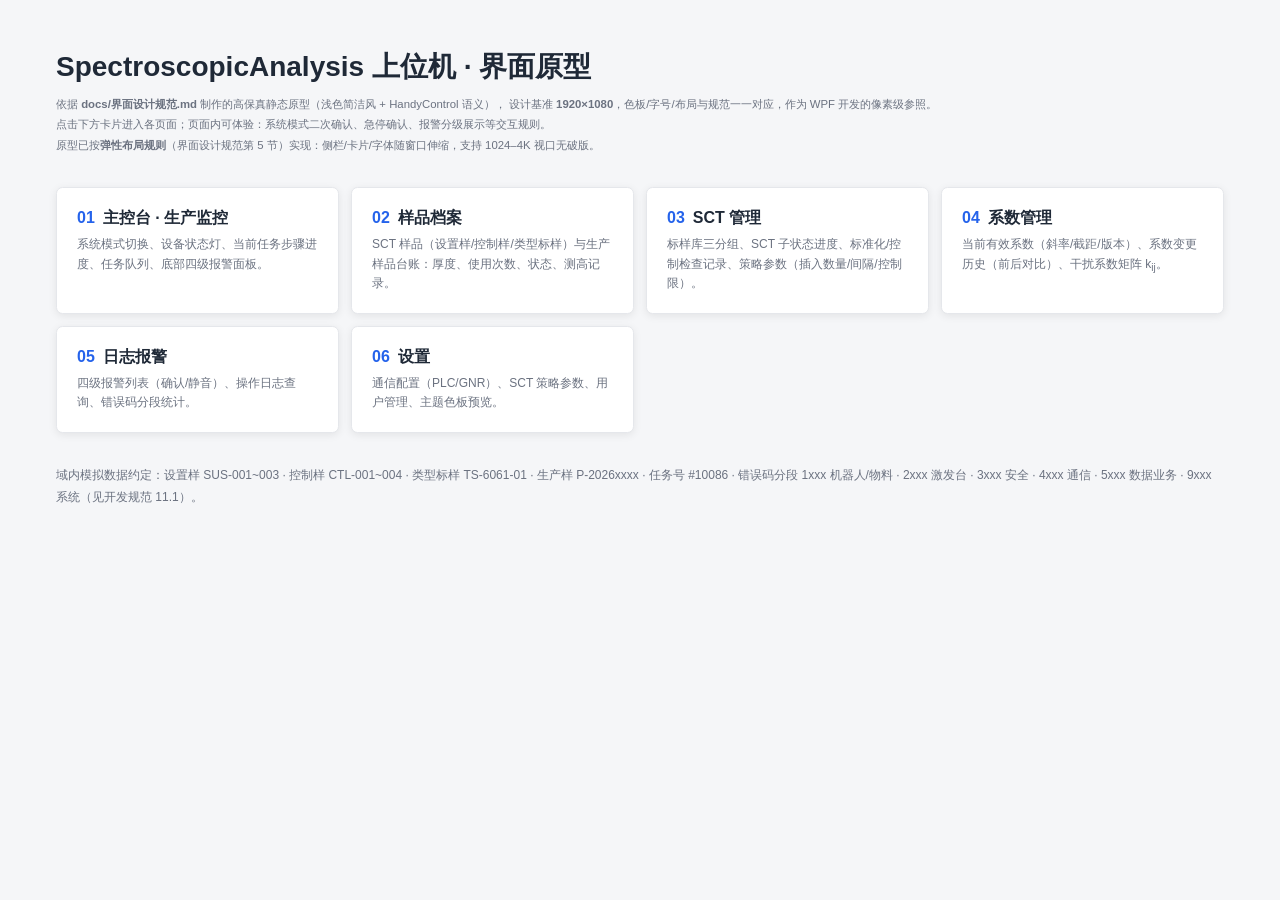
<file: docs/prototypes/index.html>
<!DOCTYPE html>
<html lang="zh-CN">
<head>
<meta charset="UTF-8">
<title>SpectroscopicAnalysis · 界面原型导航</title>
<link rel="stylesheet" href="shared.css">
<style>
  .hero { max-width: 1200px; margin: 48px auto; padding: 0 16px; }
  .hero h1 { font-size: 28px; font-weight: 600; }
  .hero p.desc { color: var(--color-text-secondary); margin: 8px 0 32px; line-height: 1.8; }
  .entries { display: grid; grid-template-columns: repeat(auto-fit, minmax(280px, 1fr)); gap: 12px; }
  .entry {
    display: block; text-decoration: none;
    background: var(--color-bg-card);
    border: 1px solid var(--color-border-default);
    border-radius: var(--radius-card);
    box-shadow: 0 2px 8px rgba(0,0,0,0.08);
    padding: 20px;
    transition: box-shadow .15s;
  }
  .entry:hover { box-shadow: 0 4px 16px rgba(37,99,235,0.15); }
  .entry .name { font-size: 16px; font-weight: 600; color: var(--color-text-primary); margin-bottom: 6px; }
  .entry .name .no { color: var(--color-primary); margin-right: 8px; }
  .entry .desc { font-size: 12px; color: var(--color-text-secondary); line-height: 1.6; }
  .meta { margin-top: 32px; font-size: 12px; color: var(--color-text-secondary); line-height: 1.8; }
</style>
</head>
<body>
  <div class="hero">
    <h1>SpectroscopicAnalysis 上位机 · 界面原型</h1>
    <p class="desc">
      依据 <b>docs/界面设计规范.md</b> 制作的高保真静态原型（浅色简洁风 + HandyControl 语义），
      设计基准 <b>1920×1080</b>，色板/字号/布局与规范一一对应，作为 WPF 开发的像素级参照。<br>
      点击下方卡片进入各页面；页面内可体验：系统模式二次确认、急停确认、报警分级展示等交互规则。<br>
      原型已按<b>弹性布局规则</b>（界面设计规范第 5 节）实现：侧栏/卡片/字体随窗口伸缩，支持 1024–4K 视口无破版。
    </p>

    <div class="entries">
      <a class="entry" href="dashboard.html">
        <div class="name"><span class="no">01</span>主控台 · 生产监控</div>
        <div class="desc">系统模式切换、设备状态灯、当前任务步骤进度、任务队列、底部四级报警面板。</div>
      </a>
      <a class="entry" href="samples.html">
        <div class="name"><span class="no">02</span>样品档案</div>
        <div class="desc">SCT 样品（设置样/控制样/类型标样）与生产样品台账：厚度、使用次数、状态、测高记录。</div>
      </a>
      <a class="entry" href="sct.html">
        <div class="name"><span class="no">03</span>SCT 管理</div>
        <div class="desc">标样库三分组、SCT 子状态进度、标准化/控制检查记录、策略参数（插入数量/间隔/控制限）。</div>
      </a>
      <a class="entry" href="coefficients.html">
        <div class="name"><span class="no">04</span>系数管理</div>
        <div class="desc">当前有效系数（斜率/截距/版本）、系数变更历史（前后对比）、干扰系数矩阵 k<sub>ij</sub>。</div>
      </a>
      <a class="entry" href="alarms.html">
        <div class="name"><span class="no">05</span>日志报警</div>
        <div class="desc">四级报警列表（确认/静音）、操作日志查询、错误码分段统计。</div>
      </a>
      <a class="entry" href="settings.html">
        <div class="name"><span class="no">06</span>设置</div>
        <div class="desc">通信配置（PLC/GNR）、SCT 策略参数、用户管理、主题色板预览。</div>
      </a>
    </div>

    <div class="meta">
      域内模拟数据约定：设置样 SUS-001~003 · 控制样 CTL-001~004 · 类型标样 TS-6061-01 · 生产样 P-2026xxxx · 任务号 #10086 ·
      错误码分段 1xxx 机器人/物料 · 2xxx 激发台 · 3xxx 安全 · 4xxx 通信 · 5xxx 数据业务 · 9xxx 系统（见开发规范 11.1）。
    </div>
  </div>
</body>
</html>
</file>
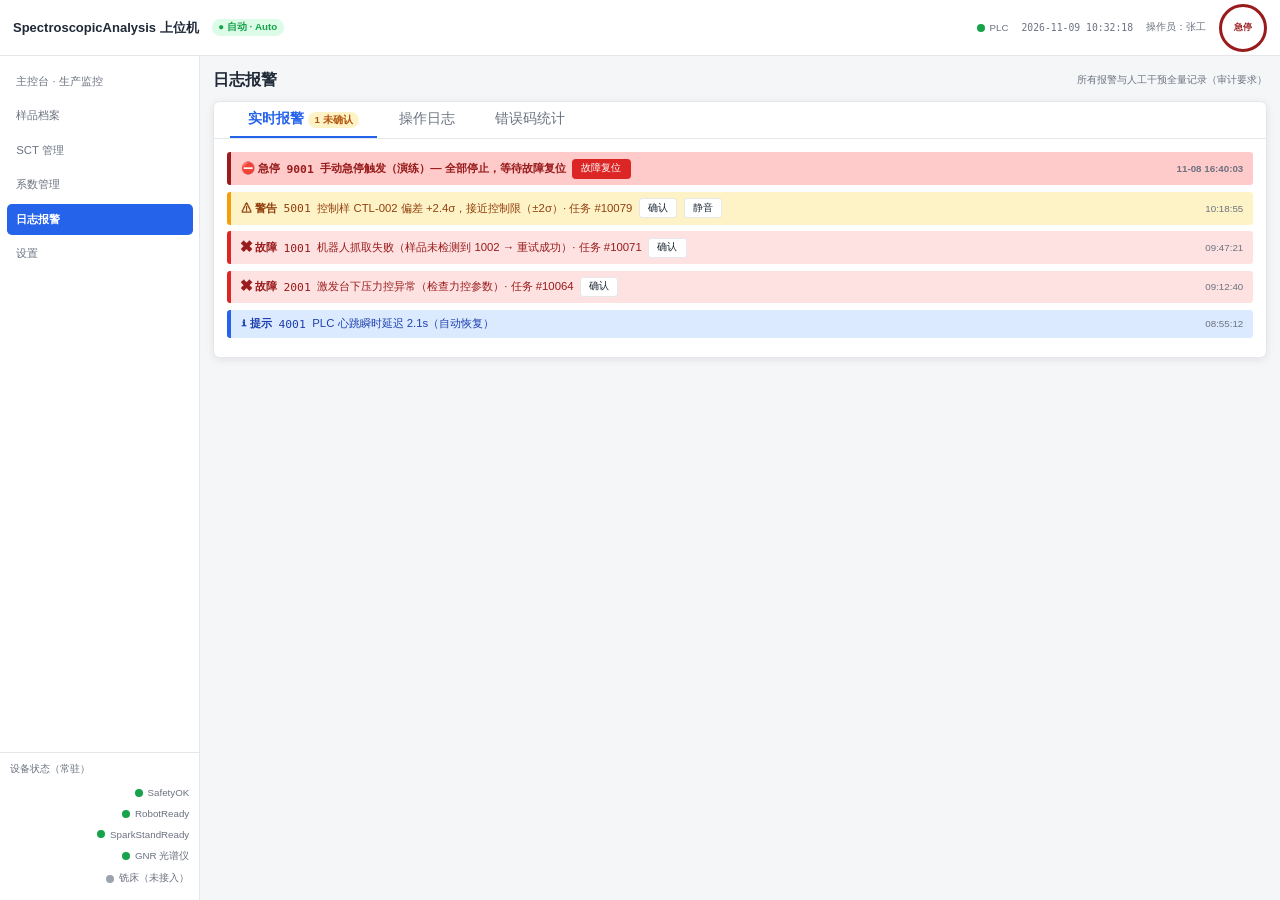
<file: docs/prototypes/alarms.html>
<!DOCTYPE html>
<html lang="zh-CN">
<head>
<meta charset="UTF-8">
<title>日志报警 — SpectroscopicAnalysis</title>
<link rel="stylesheet" href="shared.css">
<style>
  .tab-bar { display: flex; gap: 4px; border-bottom: 1px solid var(--color-border-default); }
  .tab-bar .tab {
    padding: 8px 18px; font-size: 14px; cursor: pointer;
    color: var(--color-text-secondary);
    border-bottom: 2px solid transparent;
    background: none; border-top: none; border-left: none; border-right: none;
    font-family: inherit;
  }
  .tab-bar .tab.active { color: var(--color-primary); border-bottom: 2px solid var(--color-primary); font-weight: 600; }
  .pane { display: none; }
  .pane.show { display: block; }
  .filter-row input, .filter-row select {
    padding: 6px 10px; border: 1px solid var(--color-border-default);
    border-radius: 4px; font-size: 12px; font-family: inherit; color: var(--color-text-primary);
    background: var(--color-bg-card);
  }
</style>
</head>
<body>

<header class="topbar">
  <span class="brand">SpectroscopicAnalysis 上位机</span>
  <span class="badge running">● 自动 · Auto</span>
  <span class="spacer"></span>
  <span class="comm-indicator"><span class="dot running"></span>PLC</span>
  <span class="clock mono">2026-11-09 10:32:18</span>
  <span class="user">操作员：张工</span>
  <button class="estop-btn" onclick="alert('原型演示：触发急停（需二次确认）')">急停</button>
</header>

<div class="layout">
  <aside class="sidebar">
    <nav class="nav">
      <a href="dashboard.html">主控台 · 生产监控</a>
      <a href="samples.html">样品档案</a>
      <a href="sct.html">SCT 管理</a>
      <a href="coefficients.html">系数管理</a>
      <a href="alarms.html" class="active">日志报警</a>
      <a href="settings.html">设置</a>
    </nav>
    <div class="device-panel">
      <h4>设备状态（常驻）</h4>
      <div class="device-row"><span class="comm-indicator"><span class="dot running"></span>SafetyOK</span></div>
      <div class="device-row"><span class="comm-indicator"><span class="dot running"></span>RobotReady</span></div>
      <div class="device-row"><span class="comm-indicator"><span class="dot running"></span>SparkStandReady</span></div>
      <div class="device-row"><span class="comm-indicator"><span class="dot running"></span>GNR 光谱仪</span></div>
      <div class="device-row"><span class="comm-indicator"><span class="dot idle"></span>铣床（未接入）</span></div>
    </div>
  </aside>

  <main class="content">
    <div class="row" style="align-items:center;">
      <span class="page-title">日志报警</span>
      <span class="spacer grow"></span>
      <span class="text-12 text-secondary">所有报警与人工干预全量记录（审计要求）</span>
    </div>

    <div class="card">
      <div class="tab-bar" style="padding:0 16px;">
        <button class="tab active" data-pane="p1" onclick="switchTab(this)">实时报警 <span class="badge warning">1 未确认</span></button>
        <button class="tab" data-pane="p2" onclick="switchTab(this)">操作日志</button>
        <button class="tab" data-pane="p3" onclick="switchTab(this)">错误码统计</button>
      </div>

      <!-- Pane 1: 实时报警 -->
      <div class="pane show card-body" id="p1">
        <div class="alarm-item emergency">
          <b>⛔ 急停</b><span class="mono">9001</span> 手动急停触发（演练）— 全部停止，等待故障复位
          <button class="btn small danger" onclick="alert('原型演示：故障复位需二次确认 + 权限校验')">故障复位</button>
          <span class="alarm-time">11-08 16:40:03</span>
        </div>
        <div class="alarm-item warning">
          <b>⚠ 警告</b><span class="mono">5001</span> 控制样 CTL-002 偏差 +2.4σ，接近控制限（±2σ）· 任务 #10079
          <button class="btn small" onclick="ack(this)">确认</button>
          <button class="btn small" onclick="mute(this)">静音</button>
          <span class="alarm-time">10:18:55</span>
        </div>
        <div class="alarm-item fault">
          <b>✖ 故障</b><span class="mono">1001</span> 机器人抓取失败（样品未检测到 1002 → 重试成功）· 任务 #10071
          <button class="btn small" onclick="ack(this)">确认</button>
          <span class="alarm-time">09:47:21</span>
        </div>
        <div class="alarm-item fault">
          <b>✖ 故障</b><span class="mono">2001</span> 激发台下压力控异常（检查力控参数）· 任务 #10064
          <button class="btn small" onclick="ack(this)">确认</button>
          <span class="alarm-time">09:12:40</span>
        </div>
        <div class="alarm-item info">
          <b>ℹ 提示</b><span class="mono">4001</span> PLC 心跳瞬时延迟 2.1s（自动恢复）
          <span class="alarm-time">08:55:12</span>
        </div>
      </div>

      <!-- Pane 2: 操作日志 -->
      <div class="pane card-body" id="p2">
        <div class="row filter-row" style="margin-bottom:12px; align-items:center; gap:8px;">
          <input type="date" value="2026-11-09">
          <select><option>全部类型</option><option>标准化</option><option>控制检查</option><option>测高</option><option>生产分析</option><option>人工干预</option></select>
          <select><option>全部样品</option><option class="mono">SUS-002</option><option class="mono">CTL-002</option></select>
          <button class="btn small primary">查询</button>
          <span class="spacer grow"></span>
          <span class="text-12 text-secondary">记录字段：动作起止时间 / 触发原因 / 前后值 / 操作者（审计用）</span>
        </div>
        <table class="grid">
          <thead><tr>
            <th>时间</th><th>动作</th><th>对象</th><th>上下文</th><th>开始→结束</th><th>结果</th><th>操作者</th>
          </tr></thead>
          <tbody>
            <tr><td class="mono">10:31:42</td><td>生产分析</td><td class="mono">P-20261109-07</td><td>任务 #10086 · Auto</td><td class="mono">10:31:42 → 进行中</td><td><span class="badge running">● 激发中</span></td><td>系统自动</td></tr>
            <tr><td class="mono">10:29:03</td><td>归档</td><td class="mono">P-20261109-06</td><td>标签打印 → 归档盒 A-12</td><td class="mono">10:28:11 → 10:29:03</td><td><span class="badge running">✓ 完成</span></td><td>系统自动</td></tr>
            <tr><td class="mono">10:18:55</td><td>控制检查</td><td class="mono">CTL-002</td><td>偏差 +2.4σ（超差预警）</td><td class="mono">10:17:02 → 10:18:55</td><td><span class="badge warning">▲ 未超限</span></td><td>系统自动</td></tr>
            <tr><td class="mono">09:47:21</td><td>人工干预</td><td>机器人</td><td>抓取失败重试（任务 #10071）</td><td class="mono">09:46:50 → 09:47:21</td><td><span class="badge running">✓ 恢复</span></td><td>张工</td></tr>
            <tr><td class="mono">08:02:11</td><td>标准化</td><td class="mono">SUS-002</td><td>系数 Si v22→v23</td><td class="mono">07:55:30 → 08:02:11</td><td><span class="badge running">✓ 成功</span></td><td>系统自动</td></tr>
          </tbody>
        </table>
      </div>

      <!-- Pane 3: 错误码统计 -->
      <div class="pane card-body" id="p3">
        <div class="text-12 text-secondary" style="margin-bottom:10px;">近 7 天按错误码段统计（持续改进闭环：重复 ≥2 次的错误须升级为规则/checklist 条目）</div>
        <div class="row" style="margin-bottom:12px;">
          <section class="card grow"><div class="card-body" style="text-align:center;">
            <div class="kpi" style="color:var(--color-status-failed);font-size:24px;">3</div><div class="kpi-label">1xxx 机器人/物料</div>
          </div></section>
          <section class="card grow"><div class="card-body" style="text-align:center;">
            <div class="kpi" style="color:var(--color-status-failed);font-size:24px;">1</div><div class="kpi-label">2xxx 激发台/下压</div>
          </div></section>
          <section class="card grow"><div class="card-body" style="text-align:center;">
            <div class="kpi" style="color:var(--color-status-emergency);font-size:24px;">1</div><div class="kpi-label">3xxx 安全 / 9xxx 急停</div>
          </div></section>
          <section class="card grow"><div class="card-body" style="text-align:center;">
            <div class="kpi" style="color:var(--color-status-warning);font-size:24px;">2</div><div class="kpi-label">4xxx 通信</div>
          </div></section>
          <section class="card grow"><div class="card-body" style="text-align:center;">
            <div class="kpi" style="color:var(--color-status-warning);font-size:24px;">4</div><div class="kpi-label">5xxx 数据/业务</div>
          </div></section>
        </div>
        <table class="grid">
          <thead><tr><th>错误码</th><th>含义</th><th>次数</th><th>最近发生</th><th>处置状态</th></tr></thead>
          <tbody>
            <tr><td class="mono">5001</td><td>样品厚度低于阈值 / 逼近控制限</td><td>4</td><td class="mono">10:18:55</td><td><span class="badge warning">▲ 已升级为监控规则</span></td></tr>
            <tr><td class="mono">1001</td><td>机器人抓取失败</td><td>3</td><td class="mono">09:47:21</td><td><span class="badge warning">▲ 已加入审查 checklist</span></td></tr>
            <tr><td class="mono">4001</td><td>PLC 心跳超时（瞬时）</td><td>2</td><td class="mono">08:55:12</td><td><span class="badge idle">观察中</span></td></tr>
            <tr><td class="mono">2001</td><td>激发台下压异常</td><td>1</td><td class="mono">09:12:40</td><td><span class="badge running">✓ 已处置（力控参数调整）</span></td></tr>
          </tbody>
        </table>
      </div>
    </div>
  </main>
</div>

<script>
function switchTab(tab) {
  document.querySelectorAll('.tab-bar .tab').forEach(t => t.classList.remove('active'));
  tab.classList.add('active');
  document.querySelectorAll('.pane').forEach(p => p.classList.remove('show'));
  document.getElementById(tab.dataset.pane).classList.add('show');
}
function ack(btn) { btn.textContent = '已确认'; btn.disabled = true; }
function mute(btn) { btn.textContent = '已静音'; btn.disabled = true; }
</script>
</body>
</html>
</file>
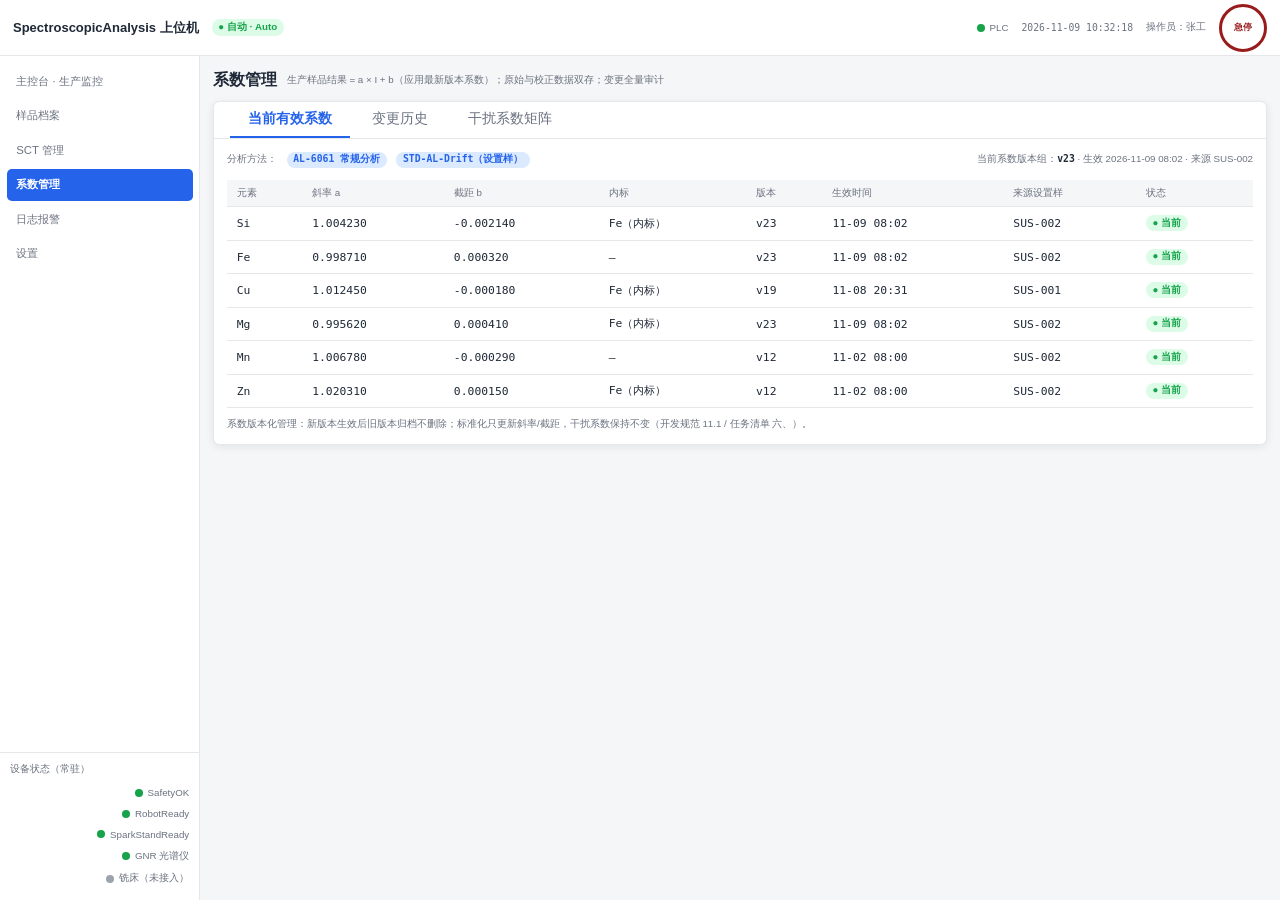
<file: docs/prototypes/coefficients.html>
<!DOCTYPE html>
<html lang="zh-CN">
<head>
<meta charset="UTF-8">
<title>系数管理 — SpectroscopicAnalysis</title>
<link rel="stylesheet" href="shared.css">
<style>
  .tab-bar { display: flex; gap: 4px; border-bottom: 1px solid var(--color-border-default); }
  .tab-bar .tab {
    padding: 8px 18px; font-size: 14px; cursor: pointer;
    color: var(--color-text-secondary);
    border-bottom: 2px solid transparent;
    background: none; border-top: none; border-left: none; border-right: none;
    font-family: inherit;
  }
  .tab-bar .tab.active { color: var(--color-primary); border-bottom: 2px solid var(--color-primary); font-weight: 600; }
  .pane { display: none; }
  .pane.show { display: block; }
</style>
</head>
<body>

<header class="topbar">
  <span class="brand">SpectroscopicAnalysis 上位机</span>
  <span class="badge running">● 自动 · Auto</span>
  <span class="spacer"></span>
  <span class="comm-indicator"><span class="dot running"></span>PLC</span>
  <span class="clock mono">2026-11-09 10:32:18</span>
  <span class="user">操作员：张工</span>
  <button class="estop-btn" onclick="alert('原型演示：触发急停（需二次确认）')">急停</button>
</header>

<div class="layout">
  <aside class="sidebar">
    <nav class="nav">
      <a href="dashboard.html">主控台 · 生产监控</a>
      <a href="samples.html">样品档案</a>
      <a href="sct.html">SCT 管理</a>
      <a href="coefficients.html" class="active">系数管理</a>
      <a href="alarms.html">日志报警</a>
      <a href="settings.html">设置</a>
    </nav>
    <div class="device-panel">
      <h4>设备状态（常驻）</h4>
      <div class="device-row"><span class="comm-indicator"><span class="dot running"></span>SafetyOK</span></div>
      <div class="device-row"><span class="comm-indicator"><span class="dot running"></span>RobotReady</span></div>
      <div class="device-row"><span class="comm-indicator"><span class="dot running"></span>SparkStandReady</span></div>
      <div class="device-row"><span class="comm-indicator"><span class="dot running"></span>GNR 光谱仪</span></div>
      <div class="device-row"><span class="comm-indicator"><span class="dot idle"></span>铣床（未接入）</span></div>
    </div>
  </aside>

  <main class="content">
    <div class="row" style="align-items:center;">
      <span class="page-title">系数管理</span>
      <span class="text-12 text-secondary">生产样品结果 = a × I + b（应用最新版本系数）；原始与校正数据双存；变更全量审计</span>
    </div>

    <div class="card">
      <div class="tab-bar" style="padding:0 16px;">
        <button class="tab active" data-pane="p1" onclick="switchTab(this)">当前有效系数</button>
        <button class="tab" data-pane="p2" onclick="switchTab(this)">变更历史</button>
        <button class="tab" data-pane="p3" onclick="switchTab(this)">干扰系数矩阵</button>
      </div>

      <!-- Pane 1: 当前系数 -->
      <div class="pane show card-body" id="p1">
        <div class="row" style="margin-bottom:12px; align-items:center;">
          <span class="text-secondary text-12">分析方法：</span>
          <span class="badge info mono">AL-6061 常规分析</span>
          <span class="badge info mono">STD-AL-Drift（设置样）</span>
          <span class="spacer grow"></span>
          <span class="text-12 text-secondary">当前系数版本组：<b class="mono" style="color:var(--color-text-primary)">v23</b> · 生效 2026-11-09 08:02 · 来源 SUS-002</span>
        </div>
        <table class="grid">
          <thead><tr>
            <th>元素</th><th>斜率 a</th><th>截距 b</th><th>内标</th><th>版本</th><th>生效时间</th><th>来源设置样</th><th>状态</th>
          </tr></thead>
          <tbody>
            <tr><td class="mono">Si</td><td class="mono">1.004230</td><td class="mono">-0.002140</td><td class="mono">Fe（内标）</td><td class="mono">v23</td><td class="mono">11-09 08:02</td><td class="mono">SUS-002</td><td><span class="badge running">● 当前</span></td></tr>
            <tr><td class="mono">Fe</td><td class="mono">0.998710</td><td class="mono">0.000320</td><td class="mono">—</td><td class="mono">v23</td><td class="mono">11-09 08:02</td><td class="mono">SUS-002</td><td><span class="badge running">● 当前</span></td></tr>
            <tr><td class="mono">Cu</td><td class="mono">1.012450</td><td class="mono">-0.000180</td><td class="mono">Fe（内标）</td><td class="mono">v19</td><td class="mono">11-08 20:31</td><td class="mono">SUS-001</td><td><span class="badge running">● 当前</span></td></tr>
            <tr><td class="mono">Mg</td><td class="mono">0.995620</td><td class="mono">0.000410</td><td class="mono">Fe（内标）</td><td class="mono">v23</td><td class="mono">11-09 08:02</td><td class="mono">SUS-002</td><td><span class="badge running">● 当前</span></td></tr>
            <tr><td class="mono">Mn</td><td class="mono">1.006780</td><td class="mono">-0.000290</td><td class="mono">—</td><td class="mono">v12</td><td class="mono">11-02 08:00</td><td class="mono">SUS-002</td><td><span class="badge running">● 当前</span></td></tr>
            <tr><td class="mono">Zn</td><td class="mono">1.020310</td><td class="mono">0.000150</td><td class="mono">Fe（内标）</td><td class="mono">v12</td><td class="mono">11-02 08:00</td><td class="mono">SUS-002</td><td><span class="badge running">● 当前</span></td></tr>
          </tbody>
        </table>
        <div class="text-12 text-secondary" style="margin-top:10px;">
          系数版本化管理：新版本生效后旧版本归档不删除；标准化只更新斜率/截距，干扰系数保持不变（开发规范 11.1 / 任务清单 六、）。
        </div>
      </div>

      <!-- Pane 2: 变更历史 -->
      <div class="pane card-body" id="p2">
        <table class="grid">
          <thead><tr>
            <th>时间</th><th>方法</th><th>元素</th><th>变更前（a / b）</th><th>变更后（a / b）</th><th>版本</th><th>原因</th><th>来源</th><th>操作者</th>
          </tr></thead>
          <tbody>
            <tr>
              <td class="mono">11-09 08:02</td><td class="mono">AL-6061</td><td class="mono">Si</td>
              <td class="mono">0.981120 / -0.002002</td><td class="mono" style="color:var(--color-status-running)">1.004230 / -0.002140</td>
              <td class="mono">v22→v23</td><td>班次开始定时标准化</td><td class="mono">SUS-002</td><td>系统自动</td>
            </tr>
            <tr>
              <td class="mono">11-09 08:02</td><td class="mono">AL-6061</td><td class="mono">Fe</td>
              <td class="mono">0.997010 / 0.000301</td><td class="mono" style="color:var(--color-status-running)">0.998710 / 0.000320</td>
              <td class="mono">v22→v23</td><td>班次开始定时标准化</td><td class="mono">SUS-002</td><td>系统自动</td>
            </tr>
            <tr>
              <td class="mono">11-08 20:31</td><td class="mono">AL-6061</td><td class="mono">Cu</td>
              <td class="mono">1.015040 / -0.000190</td><td class="mono" style="color:var(--color-status-running)">1.012450 / -0.000180</td>
              <td class="mono">v18→v19</td><td>控制样超差自动标准化</td><td class="mono">SUS-001</td><td>系统自动</td>
            </tr>
            <tr>
              <td class="mono">11-08 14:02</td><td class="mono">AL-6061-Type6061</td><td class="mono">Mg</td>
              <td class="mono">0.991240 / 0.000380</td><td class="mono" style="color:var(--color-status-running)">0.995620 / 0.000410</td>
              <td class="mono">v7→v8</td><td>类型标准化（合金切换）</td><td class="mono">TS-6061-01</td><td>李工</td>
            </tr>
          </tbody>
        </table>
      </div>

      <!-- Pane 3: 干扰矩阵 -->
      <div class="pane card-body" id="p3">
        <div class="text-12 text-secondary" style="margin-bottom:10px;">
          模型：C<sub>i</sub> = a<sub>i</sub>·I<sub>i</sub> + b<sub>i</sub> + Σ k<sub>ij</sub>·C<sub>j</sub>（迭代 2–3 次求解）；标准化时 k<sub>ij</sub> 保持不变。
        </div>
        <table class="grid">
          <thead><tr>
            <th>目标元素 i</th><th>干扰元素 j</th><th>干扰系数 k_ij</th><th>来源</th><th>验证 R²</th><th>版本</th><th>状态</th>
          </tr></thead>
          <tbody>
            <tr><td class="mono">Si</td><td class="mono">Fe</td><td class="mono">0.0042</td><td>厂家提供</td><td class="mono">0.987</td><td class="mono">v5</td><td><span class="badge running">● 当前</span></td></tr>
            <tr><td class="mono">Cu</td><td class="mono">Zn</td><td class="mono">0.0018</td><td>多标样回归</td><td class="mono">0.961</td><td class="mono">v2</td><td><span class="badge running">● 当前</span></td></tr>
            <tr><td class="mono">Mg</td><td class="mono">Si</td><td class="mono">-0.0029</td><td>多标样回归</td><td class="mono">0.958</td><td class="mono">v2</td><td><span class="badge running">● 当前</span></td></tr>
            <tr><td class="mono">Mn</td><td class="mono">Fe</td><td class="mono">0.0007</td><td>经验值</td><td class="mono">—</td><td class="mono">v1</td><td><span class="badge idle">待验证</span></td></tr>
          </tbody>
        </table>
        <div class="row" style="margin-top:12px;">
          <button class="btn ghost small" onclick="alert('原型演示：打开离线回归工具（8–15 标样最小二乘，R²>0.95 可用）')">打开干扰系数回归工具（离线标定）</button>
        </div>
      </div>
    </div>
  </main>
</div>

<script>
function switchTab(tab) {
  document.querySelectorAll('.tab-bar .tab').forEach(t => t.classList.remove('active'));
  tab.classList.add('active');
  document.querySelectorAll('.pane').forEach(p => p.classList.remove('show'));
  document.getElementById(tab.dataset.pane).classList.add('show');
}
</script>
</body>
</html>
</file>
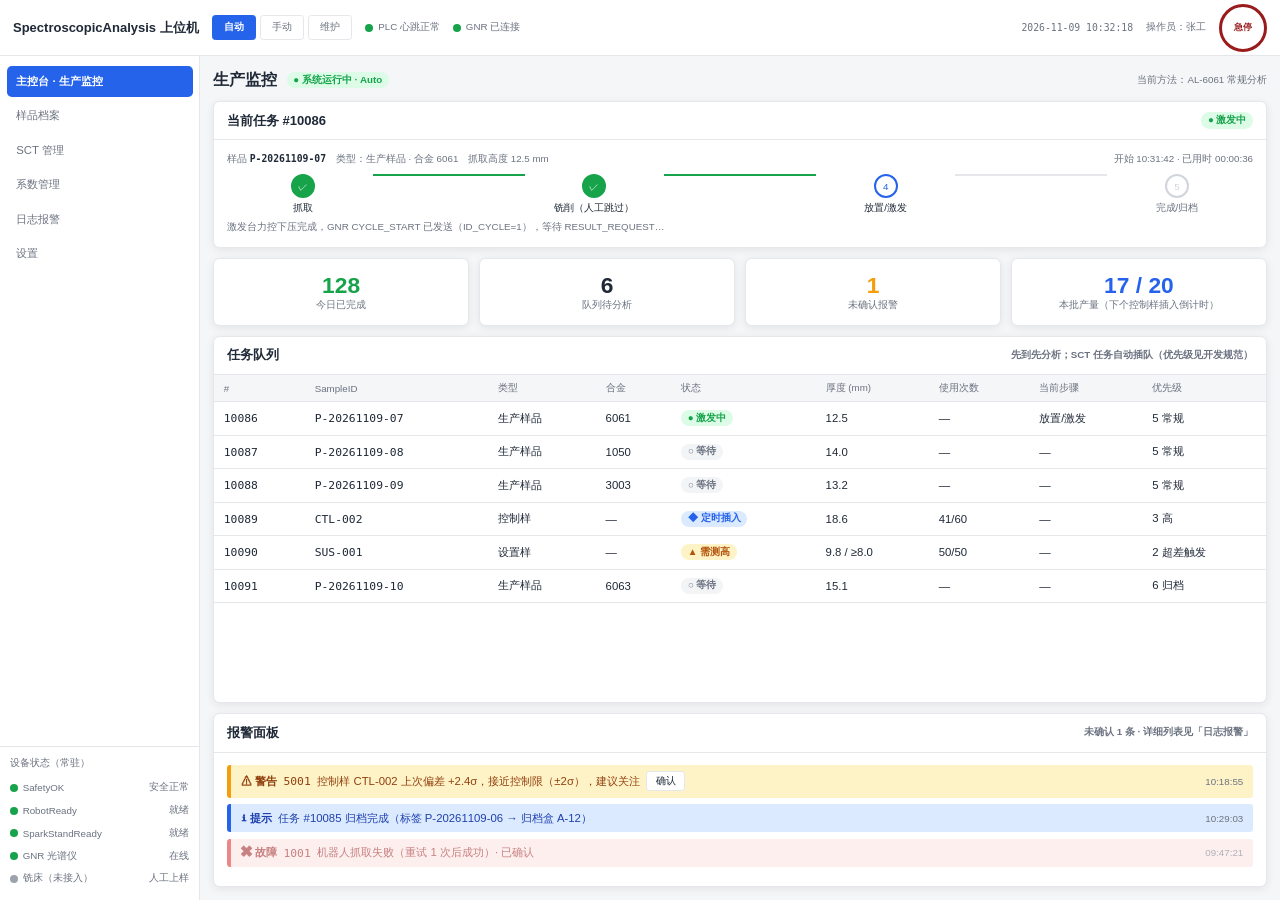
<file: docs/prototypes/dashboard.html>
<!DOCTYPE html>
<html lang="zh-CN">
<head>
<meta charset="UTF-8">
<title>主控台 · 生产监控 — SpectroscopicAnalysis</title>
<link rel="stylesheet" href="shared.css">
</head>
<body>

<!-- ======================= 顶栏 ======================= -->
<header class="topbar">
  <span class="brand">SpectroscopicAnalysis 上位机</span>

  <div class="mode-switch" id="modeSwitch">
    <button class="mode-btn active" data-mode="Auto" onclick="switchMode(this)">自动</button>
    <button class="mode-btn" data-mode="Manual" onclick="switchMode(this)">手动</button>
    <button class="mode-btn" data-mode="Maintenance" onclick="switchMode(this)">维护</button>
  </div>

  <span class="comm-indicator"><span class="dot running"></span>PLC 心跳正常</span>
  <span class="comm-indicator"><span class="dot running"></span>GNR 已连接</span>

  <span class="spacer"></span>
  <span class="clock mono">2026-11-09 10:32:18</span>
  <span class="user">操作员：张工</span>
  <button class="estop-btn" onclick="showModal('estopModal')">急停</button>
</header>

<!-- ======================= 主体 ======================= -->
<div class="layout">

  <!-- 左栏：导航 + 设备状态固定区 -->
  <aside class="sidebar">
    <nav class="nav">
      <a href="dashboard.html" class="active">主控台 · 生产监控</a>
      <a href="samples.html">样品档案</a>
      <a href="sct.html">SCT 管理</a>
      <a href="coefficients.html">系数管理</a>
      <a href="alarms.html">日志报警</a>
      <a href="settings.html">设置</a>
    </nav>
    <div class="device-panel">
      <h4>设备状态（常驻）</h4>
      <div class="device-row"><span class="comm-indicator"><span class="dot running"></span>SafetyOK</span><span class="text-12 text-secondary">安全正常</span></div>
      <div class="device-row"><span class="comm-indicator"><span class="dot running"></span>RobotReady</span><span class="text-12 text-secondary">就绪</span></div>
      <div class="device-row"><span class="comm-indicator"><span class="dot running"></span>SparkStandReady</span><span class="text-12 text-secondary">就绪</span></div>
      <div class="device-row"><span class="comm-indicator"><span class="dot running"></span>GNR 光谱仪</span><span class="text-12 text-secondary">在线</span></div>
      <div class="device-row"><span class="comm-indicator"><span class="dot idle"></span>铣床（未接入）</span><span class="text-12 text-secondary">人工上样</span></div>
    </div>
  </aside>

  <!-- 内容区 -->
  <main class="content">
    <div class="row" style="align-items:center;">
      <span class="page-title">生产监控</span>
      <span class="badge running">● 系统运行中 · Auto</span>
      <span class="spacer grow"></span>
      <span class="text-12 text-secondary">当前方法：AL-6061 常规分析</span>
    </div>

    <!-- 当前任务卡 -->
    <section class="card">
      <div class="card-title">当前任务 #10086
        <span class="badge running">● 激发中</span>
      </div>
      <div class="card-body">
        <div class="row" style="margin-bottom:8px;">
          <span class="text-secondary text-12">样品 <b class="mono" style="color:var(--color-text-primary)">P-20261109-07</b></span>
          <span class="text-secondary text-12">类型：生产样品 · 合金 6061</span>
          <span class="text-secondary text-12">抓取高度 12.5 mm</span>
          <span class="spacer grow"></span>
          <span class="text-secondary text-12">开始 10:31:42 · 已用时 00:00:36</span>
        </div>
        <!-- 任务状态 StepBar：抓取→铣削→放置→激发→完成 -->
        <div class="stepbar">
          <div class="step done"><div class="node">✓</div><div class="label">抓取</div></div>
          <div class="connector done"></div>
          <div class="step done"><div class="node">✓</div><div class="label">铣削（人工跳过）</div></div>
          <div class="connector done"></div>
          <div class="step current"><div class="node">4</div><div class="label">放置/激发</div></div>
          <div class="connector"></div>
          <div class="step"><div class="node">5</div><div class="label">完成/归档</div></div>
        </div>
        <div class="text-12 text-secondary">激发台力控下压完成，GNR CYCLE_START 已发送（ID_CYCLE=1），等待 RESULT_REQUEST…</div>
      </div>
    </section>

    <!-- KPI -->
    <div class="row">
      <section class="card grow"><div class="card-body" style="text-align:center;">
        <div class="kpi" style="color:var(--color-status-running)">128</div>
        <div class="kpi-label">今日已完成</div>
      </div></section>
      <section class="card grow"><div class="card-body" style="text-align:center;">
        <div class="kpi" style="color:var(--color-text-primary)">6</div>
        <div class="kpi-label">队列待分析</div>
      </div></section>
      <section class="card grow"><div class="card-body" style="text-align:center;">
        <div class="kpi" style="color:var(--color-status-warning)">1</div>
        <div class="kpi-label">未确认报警</div>
      </div></section>
      <section class="card grow"><div class="card-body" style="text-align:center;">
        <div class="kpi" style="color:var(--color-primary)">17 / 20</div>
        <div class="kpi-label">本批产量（下个控制样插入倒计时）</div>
      </div></section>
    </div>

    <!-- 任务队列 -->
    <section class="card grow">
      <div class="card-title">任务队列 <span class="text-12 text-secondary">先到先分析；SCT 任务自动插队（优先级见开发规范）</span></div>
      <table class="grid">
        <thead><tr>
          <th>#</th><th>SampleID</th><th>类型</th><th>合金</th><th>状态</th><th>厚度 (mm)</th><th>使用次数</th><th>当前步骤</th><th>优先级</th>
        </tr></thead>
        <tbody>
          <tr><td class="mono">10086</td><td class="mono">P-20261109-07</td><td>生产样品</td><td>6061</td><td><span class="badge running">● 激发中</span></td><td>12.5</td><td>—</td><td>放置/激发</td><td>5 常规</td></tr>
          <tr><td class="mono">10087</td><td class="mono">P-20261109-08</td><td>生产样品</td><td>1050</td><td><span class="badge idle">○ 等待</span></td><td>14.0</td><td>—</td><td>—</td><td>5 常规</td></tr>
          <tr><td class="mono">10088</td><td class="mono">P-20261109-09</td><td>生产样品</td><td>3003</td><td><span class="badge idle">○ 等待</span></td><td>13.2</td><td>—</td><td>—</td><td>5 常规</td></tr>
          <tr><td class="mono">10089</td><td class="mono">CTL-002</td><td>控制样</td><td>—</td><td><span class="badge info">◆ 定时插入</span></td><td>18.6</td><td>41/60</td><td>—</td><td>3 高</td></tr>
          <tr><td class="mono">10090</td><td class="mono">SUS-001</td><td>设置样</td><td>—</td><td><span class="badge warning">▲ 需测高</span></td><td>9.8 / ≥8.0</td><td>50/50</td><td>—</td><td>2 超差触发</td></tr>
          <tr><td class="mono">10091</td><td class="mono">P-20261109-10</td><td>生产样品</td><td>6063</td><td><span class="badge idle">○ 等待</span></td><td>15.1</td><td>—</td><td>—</td><td>6 归档</td></tr>
        </tbody>
      </table>
    </section>

    <!-- 报警面板（规范 7：四级） -->
    <section class="card">
      <div class="card-title">报警面板 <span class="text-12 text-secondary">未确认 1 条 · 详细列表见「日志报警」</span></div>
      <div class="card-body" style="padding-top:12px;">
        <div class="alarm-item warning">
          <b>⚠ 警告</b><span class="mono">5001</span> 控制样 CTL-002 上次偏差 +2.4σ，接近控制限（±2σ），建议关注
          <button class="btn small" onclick="confirmAlarm(this)">确认</button>
          <span class="alarm-time">10:18:55</span>
        </div>
        <div class="alarm-item info">
          <b>ℹ 提示</b> 任务 #10085 归档完成（标签 P-20261109-06 → 归档盒 A-12）
          <span class="alarm-time">10:29:03</span>
        </div>
        <div class="alarm-item fault" style="opacity:.55;">
          <b>✖ 故障</b><span class="mono">1001</span> 机器人抓取失败（重试 1 次后成功）· 已确认
          <span class="alarm-time">09:47:21</span>
        </div>
      </div>
    </section>
  </main>
</div>

<!-- ============ 弹窗：模式切换二次确认（规范 8/11） ============ -->
<div class="modal-mask" id="modeModal">
  <div class="modal">
    <div class="modal-title">切换系统模式确认</div>
    <div class="modal-body" id="modeModalBody"></div>
    <div class="modal-footer">
      <button class="btn" onclick="hideModal('modeModal')">取消</button>
      <button class="btn primary" onclick="applyMode()">确认切换</button>
    </div>
  </div>
</div>

<!-- ============ 弹窗：急停二次确认 ============ -->
<div class="modal-mask" id="estopModal">
  <div class="modal">
    <div class="modal-title" style="color:var(--color-status-emergency)">⛔ 触发急停</div>
    <div class="modal-body">
      急停将立即停止<b>所有设备动作</b>（机器人/激发台/输送），系统进入 Emergency 模式。<br><br>
      急停后必须执行<b>故障复位</b>并二次确认才能恢复自动运行。
    </div>
    <div class="modal-footer">
      <button class="btn" onclick="hideModal('estopModal')">取消</button>
      <button class="btn danger" onclick="estop()">确认急停</button>
    </div>
  </div>
</div>

<script>
// ---- 模式切换：二次确认演示（规范 11：说明后果） ----
let pendingMode = null;
function switchMode(btn) {
  const mode = btn.dataset.mode;
  if (btn.classList.contains('active')) return;
  pendingMode = mode;
  const name = { Auto: '自动（Auto）', Manual: '手动（Manual）', Maintenance: '维护（Maintenance）' }[mode];
  document.getElementById('modeModalBody').innerHTML =
    '即将切换到 <b>' + name + '</b>。切换前将执行：<br>' +
    '① 与 PLC 双方确认（心跳正常）；<br>' +
    '② 样品位置与软件记录一致性校验（不一致将拒绝切换）；<br>' +
    '③ SafetyOK / RobotReady / SparkStandReady 预检。';
  document.getElementById('modeModal').classList.add('show');
}
function applyMode() {
  document.querySelectorAll('#modeSwitch .mode-btn').forEach(b => b.classList.remove('active'));
  document.querySelector('#modeSwitch .mode-btn[data-mode="' + pendingMode + '"]').classList.add('active');
  document.getElementById('modeModal').classList.remove('show');
}
// ---- 急停演示 ----
function estop() {
  hideModal('estopModal');
  document.querySelectorAll('#modeSwitch .mode-btn').forEach(b => { b.classList.remove('active'); b.disabled = true; });
  const e = document.createElement('button');
  e.className = 'mode-btn active emergency'; e.textContent = '⛔ Emergency';
  document.getElementById('modeSwitch').appendChild(e);
  document.querySelector('.badge.running')?.replaceWith(Object.assign(document.createElement('span'), { className: 'badge emergency', textContent: '⛔ 急停 · Emergency' }));
}
// ---- 报警确认 ----
function confirmAlarm(btn) { btn.textContent = '已确认'; btn.disabled = true; }
// ---- 弹窗工具 ----
function showModal(id) { document.getElementById(id).classList.add('show'); }
function hideModal(id) { document.getElementById(id).classList.remove('show'); }
</script>
</body>
</html>
</file>
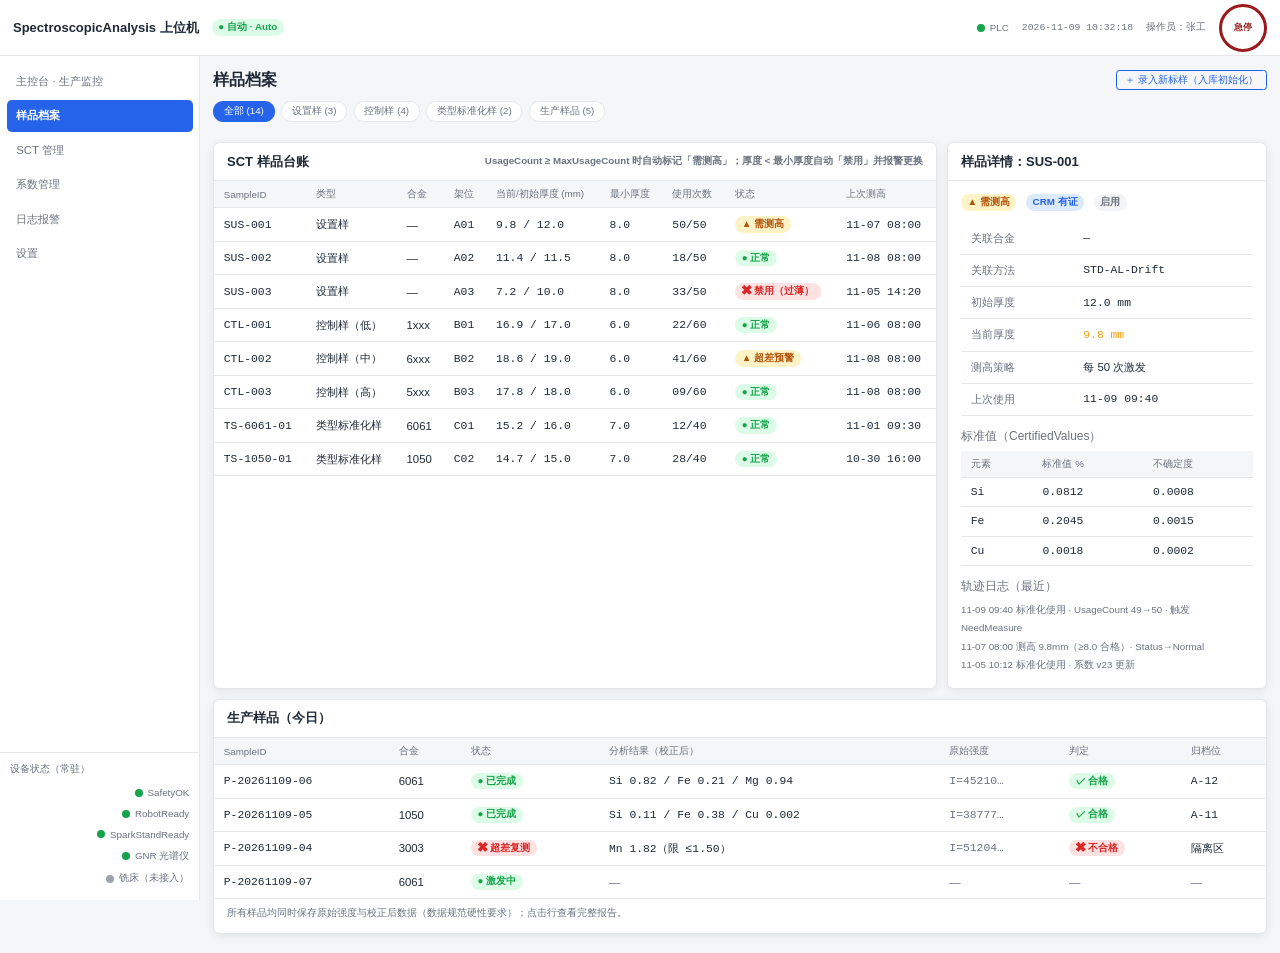
<file: docs/prototypes/samples.html>
<!DOCTYPE html>
<html lang="zh-CN">
<head>
<meta charset="UTF-8">
<title>样品档案 — SpectroscopicAnalysis</title>
<link rel="stylesheet" href="shared.css">
</head>
<body>

<header class="topbar">
  <span class="brand">SpectroscopicAnalysis 上位机</span>
  <span class="badge running">● 自动 · Auto</span>
  <span class="spacer"></span>
  <span class="comm-indicator"><span class="dot running"></span>PLC</span>
  <span class="clock mono">2026-11-09 10:32:18</span>
  <span class="user">操作员：张工</span>
  <button class="estop-btn" onclick="alert('原型演示：触发急停（需二次确认）')">急停</button>
</header>

<div class="layout">
  <aside class="sidebar">
    <nav class="nav">
      <a href="dashboard.html">主控台 · 生产监控</a>
      <a href="samples.html" class="active">样品档案</a>
      <a href="sct.html">SCT 管理</a>
      <a href="coefficients.html">系数管理</a>
      <a href="alarms.html">日志报警</a>
      <a href="settings.html">设置</a>
    </nav>
    <div class="device-panel">
      <h4>设备状态（常驻）</h4>
      <div class="device-row"><span class="comm-indicator"><span class="dot running"></span>SafetyOK</span></div>
      <div class="device-row"><span class="comm-indicator"><span class="dot running"></span>RobotReady</span></div>
      <div class="device-row"><span class="comm-indicator"><span class="dot running"></span>SparkStandReady</span></div>
      <div class="device-row"><span class="comm-indicator"><span class="dot running"></span>GNR 光谱仪</span></div>
      <div class="device-row"><span class="comm-indicator"><span class="dot idle"></span>铣床（未接入）</span></div>
    </div>
  </aside>

  <main class="content">
    <div class="row" style="align-items:center;">
      <span class="page-title">样品档案</span>
      <span class="spacer grow"></span>
      <button class="btn ghost small">＋ 录入新标样（入库初始化）</button>
    </div>

    <!-- 类型筛选 -->
    <div class="tag-filter" id="filter">
      <button class="tf active">全部 (14)</button>
      <button class="tf">设置样 (3)</button>
      <button class="tf">控制样 (4)</button>
      <button class="tf">类型标准化样 (2)</button>
      <button class="tf">生产样品 (5)</button>
    </div>

    <div class="row">
      <!-- 样品台账 -->
      <section class="card grow">
        <div class="card-title">SCT 样品台账
          <span class="text-12 text-secondary">UsageCount ≥ MaxUsageCount 时自动标记「需测高」；厚度 &lt; 最小厚度自动「禁用」并报警更换</span>
        </div>
        <table class="grid">
          <thead><tr>
            <th>SampleID</th><th>类型</th><th>合金</th><th>架位</th><th>当前/初始厚度 (mm)</th><th>最小厚度</th><th>使用次数</th><th>状态</th><th>上次测高</th>
          </tr></thead>
          <tbody>
            <tr onclick="showDetail('SUS-001')" style="cursor:pointer;">
              <td class="mono">SUS-001</td><td>设置样</td><td>—</td><td class="mono">A01</td><td class="mono">9.8 / 12.0</td><td class="mono">8.0</td><td class="mono">50/50</td>
              <td><span class="badge warning">▲ 需测高</span></td><td class="mono">11-07 08:00</td>
            </tr>
            <tr onclick="showDetail('SUS-002')" style="cursor:pointer;">
              <td class="mono">SUS-002</td><td>设置样</td><td>—</td><td class="mono">A02</td><td class="mono">11.4 / 11.5</td><td class="mono">8.0</td><td class="mono">18/50</td>
              <td><span class="badge running">● 正常</span></td><td class="mono">11-08 08:00</td>
            </tr>
            <tr onclick="showDetail('SUS-003')" style="cursor:pointer;">
              <td class="mono">SUS-003</td><td>设置样</td><td>—</td><td class="mono">A03</td><td class="mono">7.2 / 10.0</td><td class="mono">8.0</td><td class="mono">33/50</td>
              <td><span class="badge failed">✖ 禁用（过薄）</span></td><td class="mono">11-05 14:20</td>
            </tr>
            <tr onclick="showDetail('CTL-001')" style="cursor:pointer;">
              <td class="mono">CTL-001</td><td>控制样（低）</td><td>1xxx</td><td class="mono">B01</td><td class="mono">16.9 / 17.0</td><td class="mono">6.0</td><td class="mono">22/60</td>
              <td><span class="badge running">● 正常</span></td><td class="mono">11-06 08:00</td>
            </tr>
            <tr onclick="showDetail('CTL-002')" style="cursor:pointer;">
              <td class="mono">CTL-002</td><td>控制样（中）</td><td>6xxx</td><td class="mono">B02</td><td class="mono">18.6 / 19.0</td><td class="mono">6.0</td><td class="mono">41/60</td>
              <td><span class="badge warning">▲ 超差预警</span></td><td class="mono">11-08 08:00</td>
            </tr>
            <tr onclick="showDetail('CTL-003')" style="cursor:pointer;">
              <td class="mono">CTL-003</td><td>控制样（高）</td><td>5xxx</td><td class="mono">B03</td><td class="mono">17.8 / 18.0</td><td class="mono">6.0</td><td class="mono">09/60</td>
              <td><span class="badge running">● 正常</span></td><td class="mono">11-08 08:00</td>
            </tr>
            <tr onclick="showDetail('TS-6061-01')" style="cursor:pointer;">
              <td class="mono">TS-6061-01</td><td>类型标准化样</td><td>6061</td><td class="mono">C01</td><td class="mono">15.2 / 16.0</td><td class="mono">7.0</td><td class="mono">12/40</td>
              <td><span class="badge running">● 正常</span></td><td class="mono">11-01 09:30</td>
            </tr>
            <tr onclick="showDetail('TS-1050-01')" style="cursor:pointer;">
              <td class="mono">TS-1050-01</td><td>类型标准化样</td><td>1050</td><td class="mono">C02</td><td class="mono">14.7 / 15.0</td><td class="mono">7.0</td><td class="mono">28/40</td>
              <td><span class="badge running">● 正常</span></td><td class="mono">10-30 16:00</td>
            </tr>
          </tbody>
        </table>
      </section>

      <!-- 详情卡片（弹性：基准 320px，可收缩至 280px） -->
      <section class="card" style="flex: 0 1 320px; min-width: 280px; align-self: flex-start;">
        <div class="card-title" id="detailTitle">样品详情：SUS-001</div>
        <div class="card-body">
          <div class="row" style="margin-bottom:12px;">
            <span class="badge warning">▲ 需测高</span>
            <span class="badge info">CRM 有证</span>
            <span class="badge idle">启用</span>
          </div>
          <table class="grid">
            <tbody>
              <tr><td class="text-secondary">关联合金</td><td class="mono">—</td></tr>
              <tr><td class="text-secondary">关联方法</td><td class="mono">STD-AL-Drift</td></tr>
              <tr><td class="text-secondary">初始厚度</td><td class="mono">12.0 mm</td></tr>
              <tr><td class="text-secondary">当前厚度</td><td class="mono" style="color:var(--color-status-warning)">9.8 mm</td></tr>
              <tr><td class="text-secondary">测高策略</td><td>每 50 次激发</td></tr>
              <tr><td class="text-secondary">上次使用</td><td class="mono">11-09 09:40</td></tr>
            </tbody>
          </table>
          <div style="font-size:12px;color:var(--color-text-secondary);margin:12px 0 6px;">标准值（CertifiedValues）</div>
          <table class="grid">
            <thead><tr><th>元素</th><th>标准值 %</th><th>不确定度</th></tr></thead>
            <tbody>
              <tr><td class="mono">Si</td><td class="mono">0.0812</td><td class="mono">0.0008</td></tr>
              <tr><td class="mono">Fe</td><td class="mono">0.2045</td><td class="mono">0.0015</td></tr>
              <tr><td class="mono">Cu</td><td class="mono">0.0018</td><td class="mono">0.0002</td></tr>
            </tbody>
          </table>
          <div style="font-size:12px;color:var(--color-text-secondary);margin:12px 0 6px;">轨迹日志（最近）</div>
          <div class="text-12 text-secondary" style="line-height:1.9;">
            11-09 09:40 标准化使用 · UsageCount 49→50 · 触发 NeedMeasure<br>
            11-07 08:00 测高 9.8mm（≥8.0 合格）· Status→Normal<br>
            11-05 10:12 标准化使用 · 系数 v23 更新
          </div>
        </div>
      </section>
    </div>

    <!-- 生产样品 -->
    <section class="card">
      <div class="card-title">生产样品（今日）</div>
      <table class="grid">
        <thead><tr>
          <th>SampleID</th><th>合金</th><th>状态</th><th>分析结果（校正后）</th><th>原始强度</th><th>判定</th><th>归档位</th>
        </tr></thead>
        <tbody>
          <tr><td class="mono">P-20261109-06</td><td>6061</td><td><span class="badge running">● 已完成</span></td><td class="mono">Si 0.82 / Fe 0.21 / Mg 0.94</td><td class="mono text-secondary">I=45210…</td><td><span class="badge running">✓ 合格</span></td><td class="mono">A-12</td></tr>
          <tr><td class="mono">P-20261109-05</td><td>1050</td><td><span class="badge running">● 已完成</span></td><td class="mono">Si 0.11 / Fe 0.38 / Cu 0.002</td><td class="mono text-secondary">I=38777…</td><td><span class="badge running">✓ 合格</span></td><td class="mono">A-11</td></tr>
          <tr><td class="mono">P-20261109-04</td><td>3003</td><td><span class="badge failed">✖ 超差复测</span></td><td class="mono">Mn 1.82（限 ≤1.50）</td><td class="mono text-secondary">I=51204…</td><td><span class="badge failed">✖ 不合格</span></td><td class="mono">隔离区</td></tr>
          <tr><td class="mono">P-20261109-07</td><td>6061</td><td><span class="badge running">● 激发中</span></td><td class="text-secondary">—</td><td class="text-secondary">—</td><td class="text-secondary">—</td><td class="text-secondary">—</td></tr>
        </tbody>
      </table>
      <div class="card-body text-12 text-secondary" style="padding-top:8px;">所有样品均同时保存原始强度与校正后数据（数据规范硬性要求）；点击行查看完整报告。</div>
    </section>
  </main>
</div>

<script>
// 筛选演示
document.querySelectorAll('#filter .tf').forEach(t => t.onclick = () => {
  document.querySelectorAll('#filter .tf').forEach(x => x.classList.remove('active'));
  t.classList.add('active');
});
// 详情切换演示
function showDetail(id) {
  document.getElementById('detailTitle').textContent = '样品详情：' + id;
}
</script>
</body>
</html>
</file>
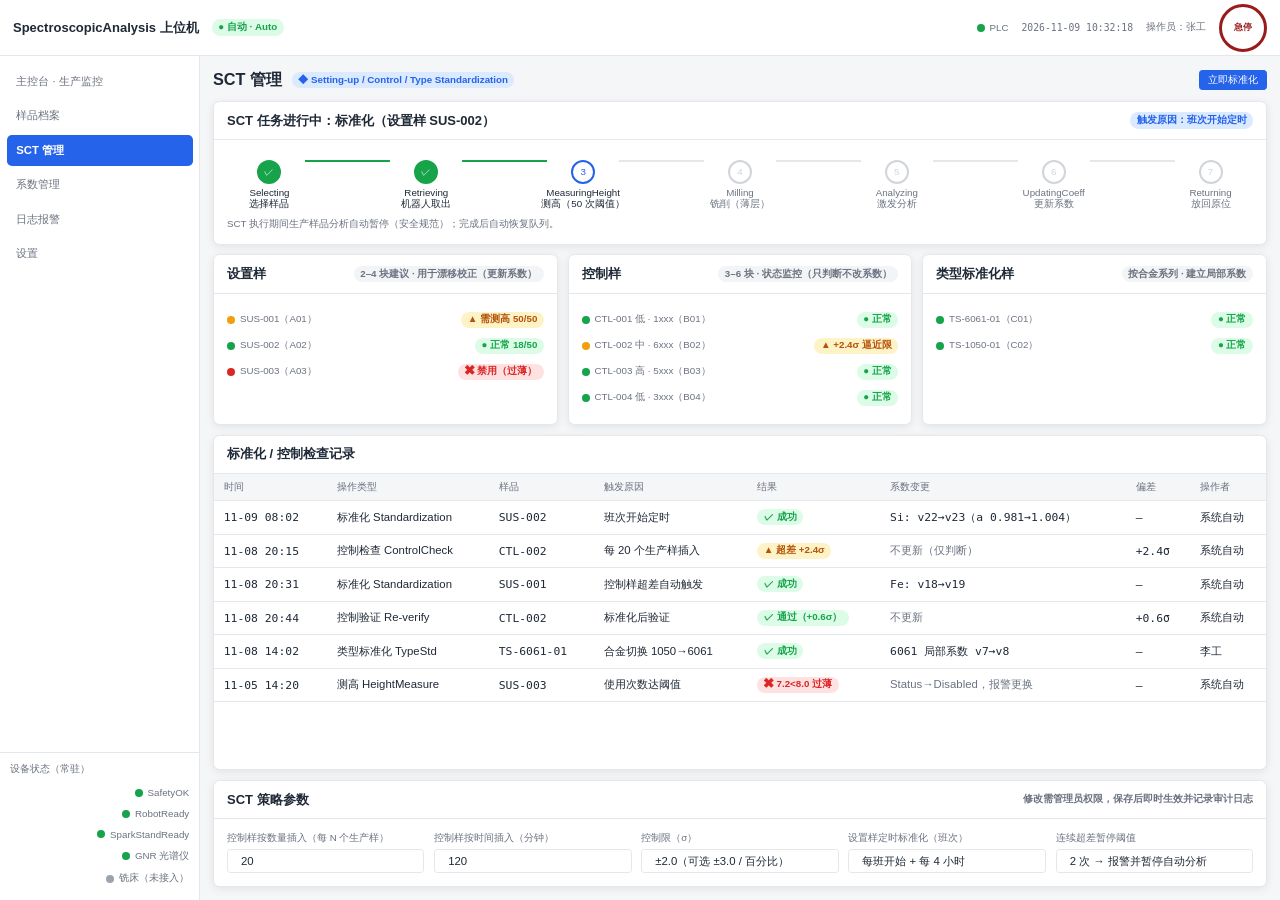
<file: docs/prototypes/sct.html>
<!DOCTYPE html>
<html lang="zh-CN">
<head>
<meta charset="UTF-8">
<title>SCT 管理 — SpectroscopicAnalysis</title>
<link rel="stylesheet" href="shared.css">
</head>
<body>

<header class="topbar">
  <span class="brand">SpectroscopicAnalysis 上位机</span>
  <span class="badge running">● 自动 · Auto</span>
  <span class="spacer"></span>
  <span class="comm-indicator"><span class="dot running"></span>PLC</span>
  <span class="clock mono">2026-11-09 10:32:18</span>
  <span class="user">操作员：张工</span>
  <button class="estop-btn" onclick="alert('原型演示：触发急停（需二次确认）')">急停</button>
</header>

<div class="layout">
  <aside class="sidebar">
    <nav class="nav">
      <a href="dashboard.html">主控台 · 生产监控</a>
      <a href="samples.html">样品档案</a>
      <a href="sct.html" class="active">SCT 管理</a>
      <a href="coefficients.html">系数管理</a>
      <a href="alarms.html">日志报警</a>
      <a href="settings.html">设置</a>
    </nav>
    <div class="device-panel">
      <h4>设备状态（常驻）</h4>
      <div class="device-row"><span class="comm-indicator"><span class="dot running"></span>SafetyOK</span></div>
      <div class="device-row"><span class="comm-indicator"><span class="dot running"></span>RobotReady</span></div>
      <div class="device-row"><span class="comm-indicator"><span class="dot running"></span>SparkStandReady</span></div>
      <div class="device-row"><span class="comm-indicator"><span class="dot running"></span>GNR 光谱仪</span></div>
      <div class="device-row"><span class="comm-indicator"><span class="dot idle"></span>铣床（未接入）</span></div>
    </div>
  </aside>

  <main class="content">
    <div class="row" style="align-items:center;">
      <span class="page-title">SCT 管理</span>
      <span class="badge info">◆ Setting-up / Control / Type Standardization</span>
      <span class="spacer grow"></span>
      <button class="btn primary small" onclick="alert('原型演示：立即触发标准化（高优先级任务入队）')">立即标准化</button>
    </div>

    <!-- SCT 正在执行：子状态 StepBar -->
    <section class="card">
      <div class="card-title">SCT 任务进行中：标准化（设置样 SUS-002）
        <span class="badge info">触发原因：班次开始定时</span>
      </div>
      <div class="card-body">
        <div class="stepbar">
          <div class="step done"><div class="node">✓</div><div class="label">Selecting<br>选择样品</div></div>
          <div class="connector done"></div>
          <div class="step done"><div class="node">✓</div><div class="label">Retrieving<br>机器人取出</div></div>
          <div class="connector done"></div>
          <div class="step current"><div class="node">3</div><div class="label">MeasuringHeight<br>测高（50 次阈值）</div></div>
          <div class="connector"></div>
          <div class="step"><div class="node">4</div><div class="label">Milling<br>铣削（薄层）</div></div>
          <div class="connector"></div>
          <div class="step"><div class="node">5</div><div class="label">Analyzing<br>激发分析</div></div>
          <div class="connector"></div>
          <div class="step"><div class="node">6</div><div class="label">UpdatingCoeff<br>更新系数</div></div>
          <div class="connector"></div>
          <div class="step"><div class="node">7</div><div class="label">Returning<br>放回原位</div></div>
        </div>
        <div class="text-12 text-secondary">SCT 执行期间生产样品分析自动暂停（安全规范）；完成后自动恢复队列。</div>
      </div>
    </section>

    <!-- 标样库三分组 -->
    <div class="row">
      <section class="card grow">
        <div class="card-title">设置样 <span class="badge idle">2–4 块建议 · 用于漂移校正（更新系数）</span></div>
        <div class="card-body">
          <div class="device-row"><span class="comm-indicator"><span class="dot warning"></span>SUS-001（A01）</span><span class="badge warning">▲ 需测高 50/50</span></div>
          <div class="device-row"><span class="comm-indicator"><span class="dot running"></span>SUS-002（A02）</span><span class="badge running">● 正常 18/50</span></div>
          <div class="device-row"><span class="comm-indicator"><span class="dot failed"></span>SUS-003（A03）</span><span class="badge failed">✖ 禁用（过薄）</span></div>
        </div>
      </section>
      <section class="card grow">
        <div class="card-title">控制样 <span class="badge idle">3–6 块 · 状态监控（只判断不改系数）</span></div>
        <div class="card-body">
          <div class="device-row"><span class="comm-indicator"><span class="dot running"></span>CTL-001 低 · 1xxx（B01）</span><span class="badge running">● 正常</span></div>
          <div class="device-row"><span class="comm-indicator"><span class="dot warning"></span>CTL-002 中 · 6xxx（B02）</span><span class="badge warning">▲ +2.4σ 逼近限</span></div>
          <div class="device-row"><span class="comm-indicator"><span class="dot running"></span>CTL-003 高 · 5xxx（B03）</span><span class="badge running">● 正常</span></div>
          <div class="device-row"><span class="comm-indicator"><span class="dot running"></span>CTL-004 低 · 3xxx（B04）</span><span class="badge running">● 正常</span></div>
        </div>
      </section>
      <section class="card grow">
        <div class="card-title">类型标准化样 <span class="badge idle">按合金系列 · 建立局部系数</span></div>
        <div class="card-body">
          <div class="device-row"><span class="comm-indicator"><span class="dot running"></span>TS-6061-01（C01）</span><span class="badge running">● 正常</span></div>
          <div class="device-row"><span class="comm-indicator"><span class="dot running"></span>TS-1050-01（C02）</span><span class="badge running">● 正常</span></div>
        </div>
      </section>
    </div>

    <!-- 记录表 -->
    <section class="card grow">
      <div class="card-title">标准化 / 控制检查记录</div>
      <table class="grid">
        <thead><tr>
          <th>时间</th><th>操作类型</th><th>样品</th><th>触发原因</th><th>结果</th><th>系数变更</th><th>偏差</th><th>操作者</th>
        </tr></thead>
        <tbody>
          <tr><td class="mono">11-09 08:02</td><td>标准化 Standardization</td><td class="mono">SUS-002</td><td>班次开始定时</td><td><span class="badge running">✓ 成功</span></td><td class="mono">Si: v22→v23（a 0.981→1.004）</td><td class="mono">—</td><td>系统自动</td></tr>
          <tr><td class="mono">11-08 20:15</td><td>控制检查 ControlCheck</td><td class="mono">CTL-002</td><td>每 20 个生产样插入</td><td><span class="badge warning">▲ 超差 +2.4σ</span></td><td class="text-secondary">不更新（仅判断）</td><td class="mono">+2.4σ</td><td>系统自动</td></tr>
          <tr><td class="mono">11-08 20:31</td><td>标准化 Standardization</td><td class="mono">SUS-001</td><td>控制样超差自动触发</td><td><span class="badge running">✓ 成功</span></td><td class="mono">Fe: v18→v19</td><td class="mono">—</td><td>系统自动</td></tr>
          <tr><td class="mono">11-08 20:44</td><td>控制验证 Re-verify</td><td class="mono">CTL-002</td><td>标准化后验证</td><td><span class="badge running">✓ 通过（+0.6σ）</span></td><td class="text-secondary">不更新</td><td class="mono">+0.6σ</td><td>系统自动</td></tr>
          <tr><td class="mono">11-08 14:02</td><td>类型标准化 TypeStd</td><td class="mono">TS-6061-01</td><td>合金切换 1050→6061</td><td><span class="badge running">✓ 成功</span></td><td class="mono">6061 局部系数 v7→v8</td><td class="mono">—</td><td>李工</td></tr>
          <tr><td class="mono">11-05 14:20</td><td>测高 HeightMeasure</td><td class="mono">SUS-003</td><td>使用次数达阈值</td><td><span class="badge failed">✖ 7.2&lt;8.0 过薄</span></td><td class="text-secondary">Status→Disabled，报警更换</td><td class="mono">—</td><td>系统自动</td></tr>
        </tbody>
      </table>
    </section>

    <!-- 策略参数 -->
    <section class="card">
      <div class="card-title">SCT 策略参数 <span class="text-12 text-secondary">修改需管理员权限，保存后即时生效并记录审计日志</span></div>
      <div class="card-body row">
        <div class="grow">
          <div class="text-12 text-secondary" style="margin-bottom:4px;">控制样按数量插入（每 N 个生产样）</div>
          <input class="btn" style="width:100%;text-align:left;" value="20" readonly>
        </div>
        <div class="grow">
          <div class="text-12 text-secondary" style="margin-bottom:4px;">控制样按时间插入（分钟）</div>
          <input class="btn" style="width:100%;text-align:left;" value="120" readonly>
        </div>
        <div class="grow">
          <div class="text-12 text-secondary" style="margin-bottom:4px;">控制限（σ）</div>
          <input class="btn" style="width:100%;text-align:left;" value="±2.0（可选 ±3.0 / 百分比）" readonly>
        </div>
        <div class="grow">
          <div class="text-12 text-secondary" style="margin-bottom:4px;">设置样定时标准化（班次）</div>
          <input class="btn" style="width:100%;text-align:left;" value="每班开始 + 每 4 小时" readonly>
        </div>
        <div class="grow">
          <div class="text-12 text-secondary" style="margin-bottom:4px;">连续超差暂停阈值</div>
          <input class="btn" style="width:100%;text-align:left;" value="2 次 → 报警并暂停自动分析" readonly>
        </div>
      </div>
    </section>
  </main>
</div>

<script>
document.querySelectorAll('.tag-filter .tf')?.forEach(t => t.onclick = () => {
  document.querySelectorAll('.tag-filter .tf').forEach(x => x.classList.remove('active'));
  t.classList.add('active');
});
</script>
</body>
</html>
</file>
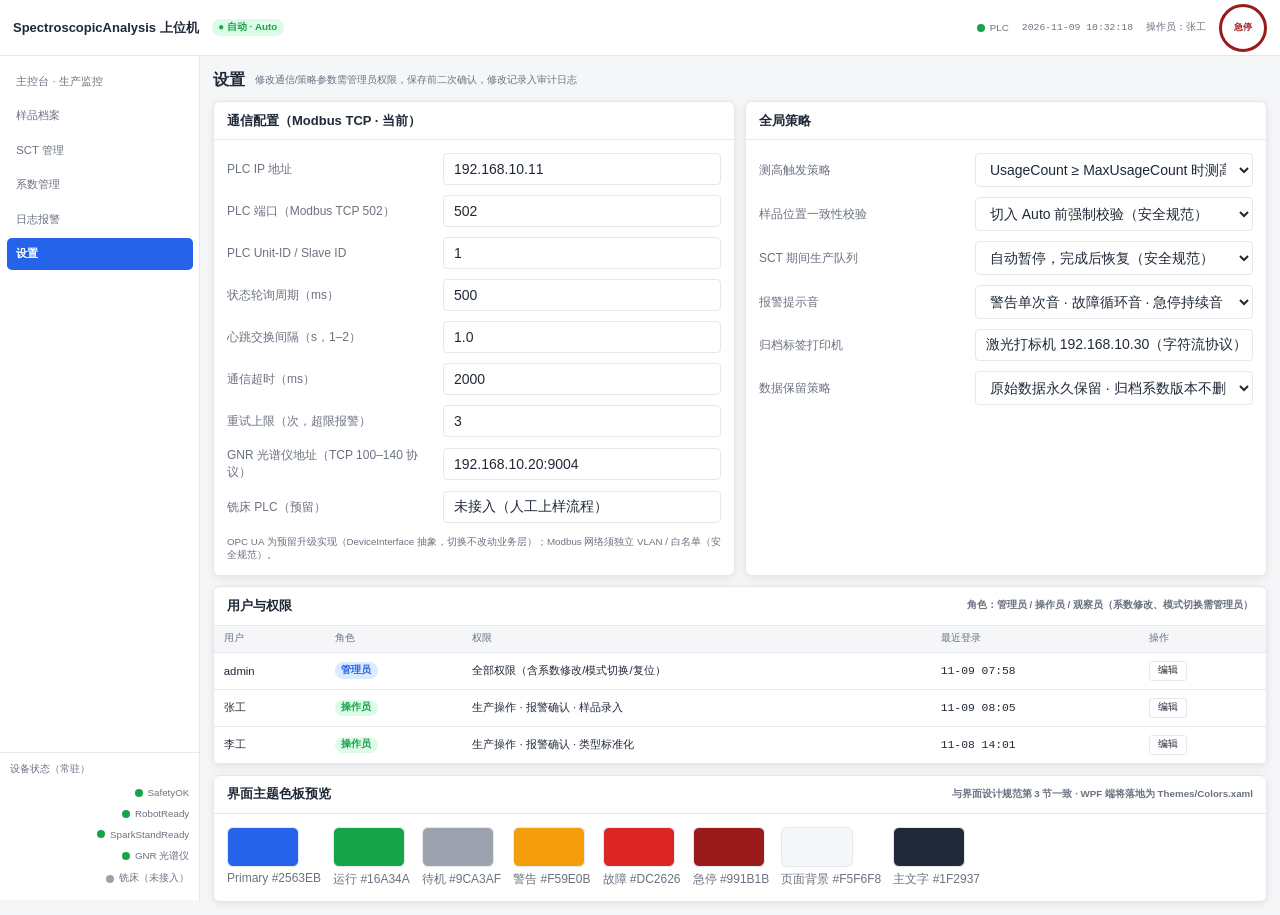
<file: docs/prototypes/settings.html>
<!DOCTYPE html>
<html lang="zh-CN">
<head>
<meta charset="UTF-8">
<title>设置 — SpectroscopicAnalysis</title>
<link rel="stylesheet" href="shared.css">
<style>
  .form-grid { display: grid; grid-template-columns: 200px 1fr; gap: 10px 16px; align-items: center; }
  .form-grid label { font-size: 12px; color: var(--color-text-secondary); }
  .form-grid input, .form-grid select {
    padding: 7px 10px; border: 1px solid var(--color-border-default);
    border-radius: 4px; font-size: 14px; font-family: inherit;
    color: var(--color-text-primary); background: var(--color-bg-card); width: 100%;
  }
  .swatch-row { display: flex; gap: 12px; flex-wrap: wrap; }
  .swatch { text-align: center; font-size: 12px; color: var(--color-text-secondary); }
  .swatch .chip { width: 72px; height: 40px; border-radius: 6px; border: 1px solid var(--color-border-default); margin-bottom: 4px; }
</style>
</head>
<body>

<header class="topbar">
  <span class="brand">SpectroscopicAnalysis 上位机</span>
  <span class="badge running">● 自动 · Auto</span>
  <span class="spacer"></span>
  <span class="comm-indicator"><span class="dot running"></span>PLC</span>
  <span class="clock mono">2026-11-09 10:32:18</span>
  <span class="user">操作员：张工</span>
  <button class="estop-btn" onclick="alert('原型演示：触发急停（需二次确认）')">急停</button>
</header>

<div class="layout">
  <aside class="sidebar">
    <nav class="nav">
      <a href="dashboard.html">主控台 · 生产监控</a>
      <a href="samples.html">样品档案</a>
      <a href="sct.html">SCT 管理</a>
      <a href="coefficients.html">系数管理</a>
      <a href="alarms.html">日志报警</a>
      <a href="settings.html" class="active">设置</a>
    </nav>
    <div class="device-panel">
      <h4>设备状态（常驻）</h4>
      <div class="device-row"><span class="comm-indicator"><span class="dot running"></span>SafetyOK</span></div>
      <div class="device-row"><span class="comm-indicator"><span class="dot running"></span>RobotReady</span></div>
      <div class="device-row"><span class="comm-indicator"><span class="dot running"></span>SparkStandReady</span></div>
      <div class="device-row"><span class="comm-indicator"><span class="dot running"></span>GNR 光谱仪</span></div>
      <div class="device-row"><span class="comm-indicator"><span class="dot idle"></span>铣床（未接入）</span></div>
    </div>
  </aside>

  <main class="content">
    <div class="row" style="align-items:center;">
      <span class="page-title">设置</span>
      <span class="text-12 text-secondary">修改通信/策略参数需管理员权限，保存前二次确认，修改记录入审计日志</span>
    </div>

    <div class="row">
      <!-- 通信配置 -->
      <section class="card grow">
        <div class="card-title">通信配置（Modbus TCP · 当前）</div>
        <div class="card-body form-grid">
          <label>PLC IP 地址</label><input class="mono" value="192.168.10.11">
          <label>PLC 端口（Modbus TCP 502）</label><input class="mono" value="502">
          <label>PLC Unit-ID / Slave ID</label><input class="mono" value="1">
          <label>状态轮询周期（ms）</label><input class="mono" value="500">
          <label>心跳交换间隔（s，1–2）</label><input class="mono" value="1.0">
          <label>通信超时（ms）</label><input class="mono" value="2000">
          <label>重试上限（次，超限报警）</label><input class="mono" value="3">
          <label>GNR 光谱仪地址（TCP 100–140 协议）</label><input class="mono" value="192.168.10.20:9004">
          <label>铣床 PLC（预留）</label><input class="mono" value="未接入（人工上样流程）" disabled>
        </div>
        <div class="card-body text-12 text-secondary" style="padding-top:0;">
          OPC UA 为预留升级实现（DeviceInterface 抽象，切换不改动业务层）；Modbus 网络须独立 VLAN / 白名单（安全规范）。
        </div>
      </section>

      <!-- 全局策略 -->
      <section class="card grow">
        <div class="card-title">全局策略</div>
        <div class="card-body form-grid">
          <label>测高触发策略</label>
          <select><option>UsageCount ≥ MaxUsageCount 时测高（文档规则）</option></select>
          <label>样品位置一致性校验</label>
          <select><option>切入 Auto 前强制校验（安全规范）</option></select>
          <label>SCT 期间生产队列</label>
          <select><option>自动暂停，完成后恢复（安全规范）</option></select>
          <label>报警提示音</label>
          <select><option>警告单次音 · 故障循环音 · 急停持续音</option></select>
          <label>归档标签打印机</label><input class="mono" value="激光打标机 192.168.10.30（字符流协议）">
          <label>数据保留策略</label>
          <select><option>原始数据永久保留 · 归档系数版本不删除</option></select>
        </div>
      </section>
    </div>

    <!-- 用户管理 -->
    <section class="card">
      <div class="card-title">用户与权限 <span class="text-12 text-secondary">角色：管理员 / 操作员 / 观察员（系数修改、模式切换需管理员）</span></div>
      <table class="grid">
        <thead><tr><th>用户</th><th>角色</th><th>权限</th><th>最近登录</th><th>操作</th></tr></thead>
        <tbody>
          <tr><td>admin</td><td><span class="badge info">管理员</span></td><td>全部权限（含系数修改/模式切换/复位）</td><td class="mono">11-09 07:58</td><td><button class="btn small">编辑</button></td></tr>
          <tr><td>张工</td><td><span class="badge running">操作员</span></td><td>生产操作 · 报警确认 · 样品录入</td><td class="mono">11-09 08:05</td><td><button class="btn small">编辑</button></td></tr>
          <tr><td>李工</td><td><span class="badge running">操作员</span></td><td>生产操作 · 报警确认 · 类型标准化</td><td class="mono">11-08 14:01</td><td><button class="btn small">编辑</button></td></tr>
        </tbody>
      </table>
    </section>

    <!-- 主题色板预览 -->
    <section class="card">
      <div class="card-title">界面主题色板预览 <span class="text-12 text-secondary">与界面设计规范第 3 节一致 · WPF 端将落地为 Themes/Colors.xaml</span></div>
      <div class="card-body swatch-row">
        <div class="swatch"><div class="chip" style="background:#2563EB"></div>Primary #2563EB</div>
        <div class="swatch"><div class="chip" style="background:#16A34A"></div>运行 #16A34A</div>
        <div class="swatch"><div class="chip" style="background:#9CA3AF"></div>待机 #9CA3AF</div>
        <div class="swatch"><div class="chip" style="background:#F59E0B"></div>警告 #F59E0B</div>
        <div class="swatch"><div class="chip" style="background:#DC2626"></div>故障 #DC2626</div>
        <div class="swatch"><div class="chip" style="background:#991B1B"></div>急停 #991B1B</div>
        <div class="swatch"><div class="chip" style="background:#F5F6F8"></div>页面背景 #F5F6F8</div>
        <div class="swatch"><div class="chip" style="background:#1F2937"></div>主文字 #1F2937</div>
      </div>
    </section>
  </main>
</div>

</body>
</html>
</file>
<file: docs/prototypes/shared.css>
/* ============================================================
   SpectroscopicAnalysis 上位机界面原型 · 共享样式（弹性布局版）
   依据：docs/界面设计规范.md 第 5 节（弹性布局强制）
   - 尺寸/字号一律 rem 相对单位；根字号随视口分档（1920 基准 16px，≤1440 取 14px，≤1280 取 13px）
   - 侧栏 clamp 弹性区间；宽表格 overflow-x 滚动；间距 4/8 基数（rem）
   - 固定像素仅限图标白名单：状态点 8px、急停钮 48px、步骤节点 24px、顶栏 56px
   ============================================================ */

:root {
  /* ---- 3.1 基础色板 ---- */
  --color-bg-page: #F5F6F8;
  --color-bg-card: #FFFFFF;
  --color-border-default: #E5E7EB;
  --color-primary: #2563EB;
  --color-primary-hover: #1D4ED8;
  --color-danger: #DC2626;

  /* ---- 3.2 文字层级 ---- */
  --color-text-primary: #1F2937;
  --color-text-secondary: #6B7280;
  --color-text-disabled: #D1D5DB;

  /* ---- 3.3 状态色（语义固定） ---- */
  --color-status-running: #16A34A;
  --color-status-idle: #9CA3AF;
  --color-status-warning: #F59E0B;
  --color-status-failed: #DC2626;
  --color-status-emergency: #991B1B;
  --color-status-info: #2563EB;

  /* ---- 布局常量（弹性） ---- */
  --topbar-h: 56px;                                  /* 视觉锚点，固定白名单 */
  --sidebar-w: clamp(200px, 12.5vw, 260px);          /* 侧栏弹性区间 */
  --radius-card: 0.5rem;
  --font-family: "Microsoft YaHei UI", "Microsoft YaHei", "PingFang SC", sans-serif;
}

/* 根字号分档：字体随窗口弹性（16px@1920 → 14px@≤1440 → 13px@≤1280） */
html { font-size: 16px; }
@media (max-width: 1440px) { html { font-size: 14px; } }
@media (max-width: 1280px) { html { font-size: 13px; } }

* { margin: 0; padding: 0; box-sizing: border-box; }

body {
  font-family: var(--font-family);
  font-size: 0.875rem;
  color: var(--color-text-primary);
  background: var(--color-bg-page);
  min-width: 1024px; /* 原型最低支持 1024，低于此出现滚动条 */
}

/* ============ 布局骨架（规范第 5 节） ============ */

/* 顶栏 56px（固定白名单），宽度全弹性 */
.topbar {
  height: var(--topbar-h);
  background: var(--color-bg-card);
  border-bottom: 1px solid var(--color-border-default);
  display: flex;
  align-items: center;
  padding: 0 1rem;
  gap: 1rem;
  position: fixed;
  top: 0; left: 0; right: 0;
  z-index: 100;
}
.topbar .brand {
  font-size: 1rem;
  font-weight: 600;
  color: var(--color-text-primary);
  white-space: nowrap;
}
.topbar .spacer { flex: 1; }
.topbar .clock, .topbar .user {
  font-size: 0.75rem;
  color: var(--color-text-secondary);
  white-space: nowrap;
}

/* 系统模式切换（规范 6：单选高亮） */
.mode-switch { display: flex; gap: 0.25rem; }
.mode-switch .mode-btn {
  padding: 0.375rem 0.875rem;
  font-size: 0.75rem;
  border: 1px solid var(--color-border-default);
  border-radius: 0.25rem;
  background: var(--color-bg-card);
  color: var(--color-text-secondary);
  cursor: pointer;
  white-space: nowrap;
}
.mode-switch .mode-btn.active {
  background: var(--color-primary);
  border-color: var(--color-primary);
  color: #FFFFFF;
  font-weight: 600;
}
.mode-switch .mode-btn.active.emergency { background: var(--color-status-emergency); border-color: var(--color-status-emergency); }

/* PLC 心跳/通信状态 */
.comm-indicator { display: flex; align-items: center; gap: 0.375rem; font-size: 0.75rem; color: var(--color-text-secondary); white-space: nowrap; }
.dot { width: 8px; height: 8px; border-radius: 50%; display: inline-block; flex: none; } /* 图标白名单：固定 8px */
.dot.running { background: var(--color-status-running); }
.dot.idle { background: var(--color-status-idle); }
.dot.warning { background: var(--color-status-warning); }
.dot.failed { background: var(--color-status-failed); }
.dot.emergency { background: var(--color-status-emergency); }

/* 急停按钮（规范 5：全局常驻，48px 图标白名单） */
.estop-btn {
  width: 48px; height: 48px;
  border-radius: 50%;
  border: 3px solid var(--color-status-emergency);
  background: #FFFFFF;
  color: var(--color-status-emergency);
  font-size: 0.6875rem;
  font-weight: 700;
  cursor: pointer;
  flex: none;
}
.estop-btn:hover { background: var(--color-status-emergency); color: #FFFFFF; }

/* 主体：弹性侧栏 + 内容卡片流 */
.layout { display: flex; margin-top: var(--topbar-h); min-height: calc(100vh - var(--topbar-h)); }

.sidebar {
  width: var(--sidebar-w);
  background: var(--color-bg-card);
  border-right: 1px solid var(--color-border-default);
  display: flex;
  flex-direction: column;
  position: fixed;
  top: var(--topbar-h);
  bottom: 0;
}
.nav { flex: 1; padding: 0.75rem 0.5rem; }
.nav a {
  display: block;
  padding: 0.625rem 0.75rem;
  margin-bottom: 0.25rem;
  border-radius: 0.375rem;
  color: var(--color-text-secondary);
  text-decoration: none;
  font-size: 0.875rem;
  white-space: nowrap;
  overflow: hidden;
  text-overflow: ellipsis;
}
.nav a:hover { background: var(--color-bg-page); color: var(--color-text-primary); }
.nav a.active { background: var(--color-primary); color: #FFFFFF; font-weight: 600; }

/* 设备状态固定区（规范 5：常驻可见） */
.device-panel {
  border-top: 1px solid var(--color-border-default);
  padding: 0.75rem;
}
.device-panel h4 {
  font-size: 0.75rem;
  color: var(--color-text-secondary);
  font-weight: 400;
  margin-bottom: 0.5rem;
}
.device-row {
  display: flex;
  align-items: center;
  justify-content: space-between;
  gap: 0.5rem;
  padding: 0.375rem 0;
  font-size: 0.75rem;
}
.device-row > span:last-child, .device-row > .badge { margin-left: auto; }

.content {
  flex: 1;
  min-width: 0;               /* 防止 flex 子项内容撑破 */
  margin-left: var(--sidebar-w);
  padding: 1rem;
  display: flex;
  flex-direction: column;
  gap: 0.75rem;
}

/* 卡片（圆角 8px 轻阴影；宽表格/内容横向滚动不破版） */
.card {
  background: var(--color-bg-card);
  border: 1px solid var(--color-border-default);
  border-radius: var(--radius-card);
  box-shadow: 0 2px 8px rgba(0, 0, 0, 0.08);
  overflow-x: auto;           /* 弹性：窄窗口宽内容滚动 */
  overflow-y: hidden;
}
.card .card-title {
  padding: 0.75rem 1rem;
  font-size: 1rem;
  font-weight: 600;
  border-bottom: 1px solid var(--color-border-default);
  display: flex;
  align-items: center;
  justify-content: space-between;
  gap: 0.5rem;
  min-width: 0;
}
.card .card-title > * { flex-shrink: 0; }
.card .card-title > .text-12:last-child, .card .card-title > span:last-child { flex-shrink: 1; min-width: 0; overflow: hidden; text-overflow: ellipsis; }
.card .card-body { padding: 1rem; min-width: 0; }

/* 页面标题 */
.page-title { font-size: 1.25rem; font-weight: 600; white-space: nowrap; }

/* ============ 状态徽章（颜色+文字双表达，规范 3.3） ============ */
.badge {
  display: inline-flex;
  align-items: center;
  gap: 0.25rem;
  padding: 0.125rem 0.5rem;
  border-radius: 0.625rem;
  font-size: 0.75rem;
  font-weight: 600;
  white-space: nowrap;
}
.badge.running { background: #DCFCE7; color: var(--color-status-running); }
.badge.idle    { background: #F3F4F6; color: var(--color-text-secondary); }
.badge.warning { background: #FEF3C7; color: #B45309; }
.badge.failed  { background: #FEE2E2; color: var(--color-status-failed); }
.badge.emergency { background: #FEE2E2; color: var(--color-status-emergency); }
.badge.info    { background: #DBEAFE; color: var(--color-primary); }

/* ============ 表格（弹性：横向滚动，禁破版） ============ */
table.grid { width: 100%; border-collapse: collapse; font-size: 0.875rem; }
table.grid th {
  text-align: left;
  padding: 0.5rem 0.75rem;
  background: var(--color-bg-page);
  color: var(--color-text-secondary);
  font-weight: 400;
  font-size: 0.75rem;
  border-bottom: 1px solid var(--color-border-default);
  white-space: nowrap;
}
table.grid td {
  padding: 0.625rem 0.75rem;
  border-bottom: 1px solid var(--color-border-default);
  white-space: nowrap;
}

/* ============ 按钮 ============ */
.btn {
  padding: 0.375rem 1rem;
  border-radius: 0.25rem;
  border: 1px solid var(--color-border-default);
  background: var(--color-bg-card);
  color: var(--color-text-primary);
  font-size: 0.875rem;
  cursor: pointer;
  font-family: inherit;
  white-space: nowrap;
}
.btn.primary { background: var(--color-primary); border-color: var(--color-primary); color: #FFFFFF; }
.btn.primary:hover { background: var(--color-primary-hover); }
.btn.danger { background: var(--color-danger); border-color: var(--color-danger); color: #FFFFFF; }
.btn.ghost { border-color: var(--color-primary); color: var(--color-primary); background: transparent; }
.btn.small { padding: 0.1875rem 0.625rem; font-size: 0.75rem; }
.btn:disabled { background: var(--color-text-disabled); border-color: var(--color-text-disabled); color: #FFFFFF; cursor: not-allowed; }

/* ============ StepBar 任务步骤（规范 8：StepBar） ============ */
.stepbar { display: flex; align-items: flex-start; margin: 0.5rem 0; }
.stepbar .step { display: flex; flex-direction: column; align-items: center; gap: 0.25rem; flex: 1; min-width: 0; }
.stepbar .step .node {
  width: 24px; height: 24px;   /* 图标白名单 */
  border-radius: 50%;
  border: 2px solid var(--color-text-disabled);
  background: var(--color-bg-card);
  display: flex; align-items: center; justify-content: center;
  font-size: 0.75rem; color: var(--color-text-disabled);
  flex: none;
}
.stepbar .step.done .node { border-color: var(--color-status-running); background: var(--color-status-running); color: #FFFFFF; }
.stepbar .step.current .node { border-color: var(--color-primary); color: var(--color-primary); }
.stepbar .step .label { font-size: 0.75rem; color: var(--color-text-secondary); text-align: center; }
.stepbar .step.done .label, .stepbar .step.current .label { color: var(--color-text-primary); }
.stepbar .connector { flex: 1; height: 2px; background: var(--color-border-default); margin: 0 -0.5rem 1rem; }
.stepbar .connector.done { background: var(--color-status-running); }

/* ============ 报警条四级（规范 7） ============ */
.alarm-item {
  display: flex;
  align-items: center;
  gap: 0.5rem;
  padding: 0.5rem 0.75rem;
  border-radius: 0.25rem;
  font-size: 0.875rem;
  margin-bottom: 0.5rem;
  border-left: 4px solid;
  min-width: 0;
}
.alarm-item .alarm-time { font-size: 0.75rem; color: var(--color-text-secondary); margin-left: auto; flex: none; }
.alarm-item > span:not(.alarm-time) { overflow: hidden; text-overflow: ellipsis; white-space: nowrap; }
.alarm-item.info     { background: #DBEAFE; border-left-color: var(--color-status-info); color: #1E40AF; }
.alarm-item.warning  { background: #FEF3C7; border-left-color: var(--color-status-warning); color: #92400E; }
.alarm-item.fault    { background: #FEE2E2; border-left-color: var(--color-status-failed); color: #991B1B; }
.alarm-item.emergency{ background: #FECACA; border-left-color: var(--color-status-emergency); color: var(--color-status-emergency); font-weight: 600; }

/* ============ 确认弹窗（规范 8：危险操作二次确认） ============ */
.modal-mask {
  display: none;
  position: fixed; inset: 0;
  background: rgba(0, 0, 0, 0.4);
  z-index: 200;
  align-items: center; justify-content: center;
}
.modal-mask.show { display: flex; }
.modal {
  width: min(420px, 90vw);    /* 弹性：小窗口不超过 90vw */
  background: var(--color-bg-card);
  border-radius: var(--radius-card);
  box-shadow: 0 8px 32px rgba(0, 0, 0, 0.2);
}
.modal .modal-title { padding: 1rem; font-size: 1rem; font-weight: 600; border-bottom: 1px solid var(--color-border-default); }
.modal .modal-body { padding: 1rem; font-size: 0.875rem; color: var(--color-text-secondary); line-height: 1.6; }
.modal .modal-footer { padding: 0.75rem 1rem; border-top: 1px solid var(--color-border-default); display: flex; justify-content: flex-end; gap: 0.5rem; }

/* ============ 通用工具类 ============ */
.text-secondary { color: var(--color-text-secondary); }
.text-12 { font-size: 0.75rem; }
.mono { font-family: Consolas, monospace; }
.row { display: flex; gap: 0.75rem; }
.row > * { min-width: 0; }      /* flex 子项禁止撑破容器 */
.grow { flex: 1; }
.tag-filter { display: flex; gap: 0.5rem; margin-bottom: 0.75rem; flex-wrap: wrap; }
.tag-filter .tf {
  padding: 0.25rem 0.75rem; border-radius: 0.75rem; font-size: 0.75rem;
  border: 1px solid var(--color-border-default); background: var(--color-bg-card);
  color: var(--color-text-secondary); cursor: pointer;
}
.tag-filter .tf.active { background: var(--color-primary); border-color: var(--color-primary); color: #FFF; }

/* KPI 大数值（规范 4：28-32 SemiBold → 弹性 rem） */
.kpi { font-size: 1.75rem; font-weight: 600; }
.kpi-label { font-size: 0.75rem; color: var(--color-text-secondary); }
</file>
